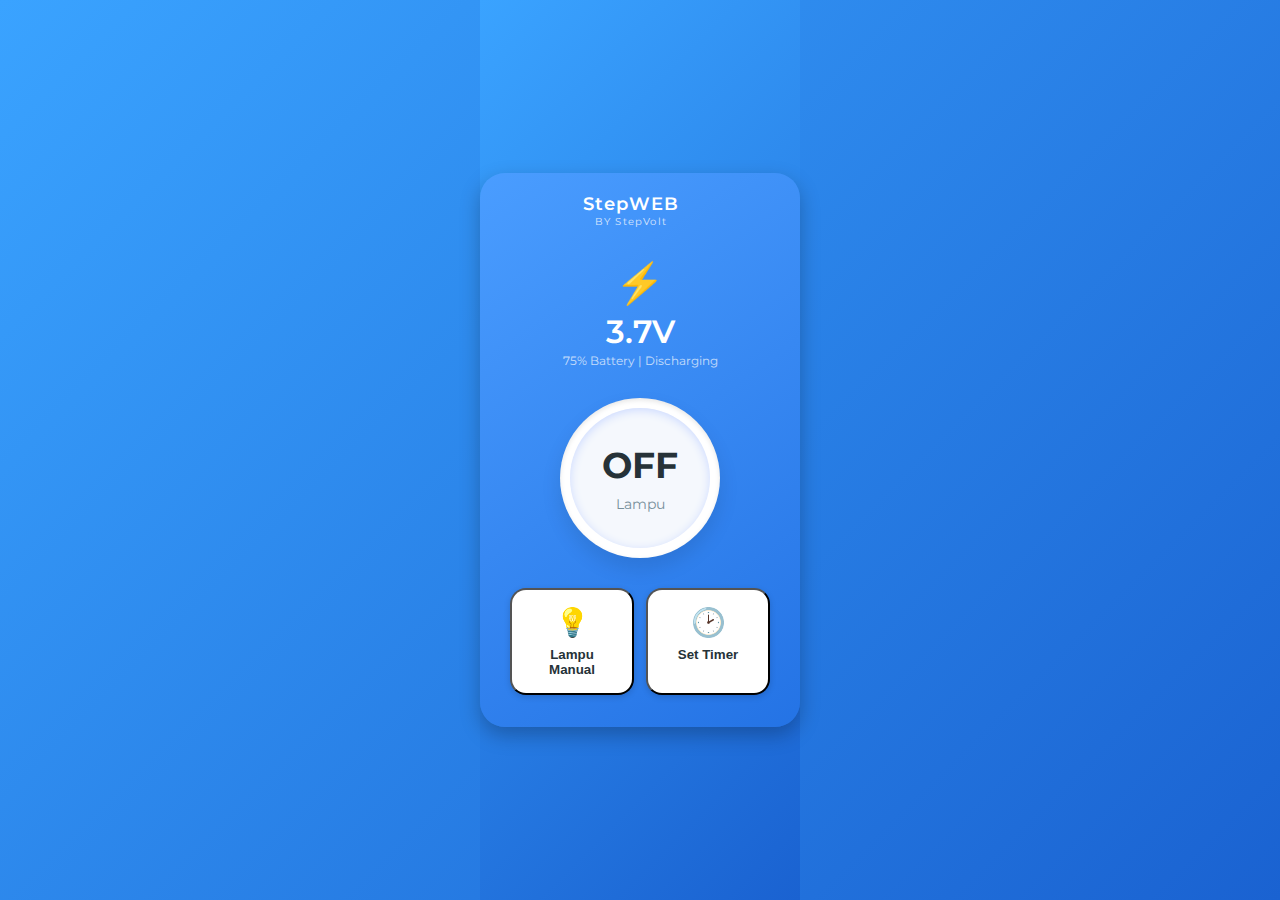
<file: pipi.html>
<!DOCTYPE html>
<html lang="en">
<head>
  <meta charset="UTF-8" />
  <meta name="viewport" content="width=device-width, initial-scale=1" />
  <title>Minimalist Lamp Timer</title>
  <link rel="stylesheet" href="pipi.css" />
</head>
<body>
  
  <div class="container">
    <header>
      <div style="width: 24px;"></div> 
      
      <div class="title-group">
        <div class="title">StepWEB</div>
        <div class="subtitle">BY StepVolt</div>
      </div>
      
      <div style="width: 42px;"></div>
    </header>

    <div class="temp-status">
      <div class="ac-icon">&#9889;</div> 
      <div class="current-temp">
        <span id="temp-main">3.7</span>V
      </div>
      <div class="outside-temp">75% Battery | Discharging</div> 
    </div>

    <div class="temp-control">
      <div class="dial" id="tempDial">
        <div class="circle">
          <div class="temp-display">
            <span id="dial-temp">OFF</span> 
          </div>
          <div class="model-text" id="countdown-text">Lampu</div> 
        </div>
      </div>
    </div>

    <div class="modes">
      
      <button class="mode-btn" id="manualLight">
        <div class="icon">&#128161;</div>
        <span>Lampu Manual</span>
      </button>
      
      <button class="mode-btn" id="setTimer">
        <div class="icon">&#128337;</div>
        <span>Set Timer</span>
      </button>

    </div>
  </div>

  <div class="popup-overlay" id="confirmPopup">
    <div class="popup-content">
        <p id="popup-message">Apakah Anda yakin ingin menyalakan lampu sekarang?</p>
        <div class="popup-actions">
            <button id="popup-yes">Ya</button>
            <button id="popup-no">Tidak</button>
        </div>
    </div>
  </div>

  <div class="popup-overlay" id="timePickerPopup">
    <div class="popup-content">
        <h3>Atur Waktu Nyala Lampu</h3>
        <input type="time" id="timeInput" value="18:00" />
        <div class="popup-actions">
            <button id="setTimerConfirm">Set Timer</button>
            <button id="setTimerCancel">Batal</button>
        </div>
    </div>
  </div>

  <script src="pipi.js"></script>
</body>
</html>
</file>
<file: pipi.css>
@import url('https://fonts.googleapis.com/css2?family=Montserrat:wght@500&display=swap');

* {
  box-sizing: border-box;
  margin: 0;
  padding: 0;
}

body, html {
  height: 100%;
  font-family: 'Montserrat', sans-serif;
  /* Warna latar biru */
  background: linear-gradient(135deg, #3aa3ff, #1a62d1);
  display: flex;
  justify-content: center;
  align-items: center;
}

.container {
  /* Warna latar kontainer */
  background: linear-gradient(145deg, #4a9dff, #2473e5);
  width: 320px;
  border-radius: 25px;
  padding: 20px 24px 32px 24px;
  box-shadow: 0 8px 20px rgba(0,0,0,0.25);
  color: white;
}

header {
  display: flex;
  justify-content: space-between;
  align-items: center;
  margin-bottom: 30px;
}

.back-btn {
  font-size: 24px;
  background: transparent;
  border: none;
  color: white;
  cursor: pointer;
  user-select: none;
  width: 24px; 
}

/* KELAS UNTUK MENENGAHKAN JUDUL */
.title-group {
    flex-grow: 1; 
    text-align: center;
    margin: 0 10px; 
}

.title {
  font-size: 18px;
  font-weight: 600;
  letter-spacing: 1.2px;
}

.subtitle {
  font-size: 10px; 
  font-weight: 400;
  letter-spacing: 1.2px;
  margin-top: 0;
  opacity: 0.8;
}

.switch {
  position: relative;
  display: inline-block;
  width: 42px;
  height: 22px;
}

.switch input {
  opacity: 0;
  width: 0;
  height: 0;
}

.slider {
  position: absolute;
  cursor: pointer;
  background-color: #ccc;
  border-radius: 34px;
  top: 0;
  left: 0;
  right: 0;
  bottom: 0;
  transition: .4s;
}

.slider:before {
  position: absolute;
  content: "";
  height: 18px;
  width: 18px;
  left: 2px;
  bottom: 2px;
  background-color: white;
  border-radius: 50%;
  transition: .4s;
}

input:checked + .slider {
  /* Warna hijau saat ON */
  background-color: #4cd964;
}

input:checked + .slider:before {
  transform: translateX(20px);
}

.temp-status {
  text-align: center;
  margin-bottom: 30px;
}

.ac-icon {
  font-size: 40px;
  margin-bottom: 5px;
}

.current-temp {
  font-size: 32px;
  font-weight: 600;
  margin-bottom: 2px;
}

.outside-temp {
  font-size: 12px;
  opacity: 0.7;
}

.temp-control {
  display: flex;
  justify-content: center;
  margin-bottom: 30px;
}

/* --- DIAL (LINGKARAN PUTIH) --- */
.dial {
  width: 160px;
  height: 160px;
  background: white; /* Warna dasar PUTIH */
  border-radius: 50%;
  position: relative;
  box-shadow:
    inset 0 2px 5px rgba(0,0,0,0.1),
    0 10px 20px rgba(0,0,0,0.1);
  user-select: none;
  /* Transisi opacity untuk efek redup/terang */
  transition: opacity 0.4s ease;
}

.circle {
  position: absolute;
  top: 50%;
  left: 50%;
  transform: translate(-50%, -50%);
  text-align: center;
  width: 140px;
  height: 140px;
  border-radius: 50%;
  background: #f5f8fd;
  box-shadow: inset 0 2px 10px #cbd9ff;
  display: flex;
  flex-direction: column;
  justify-content: center;
  align-items: center;
}

.temp-display {
  font-size: 36px;
  font-weight: 700;
  color: #263238;
}

.model-text {
  font-size: 14px;
  color: #78909c;
  margin-top: 8px;
}

.modes {
  display: flex;
  justify-content: space-between;
}

.mode-btn {
  flex: 1;
  background: white;
  border-radius: 16px;
  margin: 0 6px;
  padding: 16px;
  color: #263238;
  font-weight: 600;
  display: flex;
  flex-direction: column;
  align-items: center;
  cursor: pointer;
  box-shadow:
    0 2px 6px rgba(0,0,0,0.15);
  transition: background-color 0.3s ease;
  user-select: none;
}

.mode-btn:hover {
  background-color: #e1e8ff;
}

.mode-btn .icon {
  font-size: 28px;
  margin-bottom: 8px;
  color: #2979ff;
}
/* --- CSS Tambahan untuk Pop-up dan Overlay --- */

.popup-overlay {
    position: fixed;
    top: 0;
    left: 0;
    width: 100%;
    height: 100%;
    background-color: rgba(0, 0, 0, 0.7);
    display: none; /* Default tersembunyi */
    justify-content: center;
    align-items: center;
    z-index: 1000;
}

.popup-content {
    background: white;
    padding: 25px;
    border-radius: 15px;
    box-shadow: 0 5px 15px rgba(0, 0, 0, 0.3);
    text-align: center;
    width: 85%;
    max-width: 300px;
    color: #263238;
}

.popup-content h3 {
    margin-bottom: 15px;
    font-weight: 600;
}

#timeInput {
    font-size: 20px;
    padding: 10px;
    margin-bottom: 20px;
    border: 1px solid #ccc;
    border-radius: 8px;
    width: 100%;
    text-align: center;
}

.popup-actions {
    display: flex;
    justify-content: space-between;
    gap: 10px;
}

.popup-actions button {
    flex: 1;
    padding: 10px;
    border: none;
    border-radius: 8px;
    font-weight: 600;
    cursor: pointer;
    transition: background-color 0.2s;
}

#popup-yes, #setTimerConfirm {
    background-color: #4cd964; /* Hijau */
    color: white;
}

#popup-no, #setTimerCancel {
    background-color: #f0f0f0;
    color: #263238;
}

#popup-yes:hover, #setTimerConfirm:hover {
    background-color: #3aa84f;
}

#popup-no:hover, #setTimerCancel:hover {
    background-color: #ddd;
}
</file>
